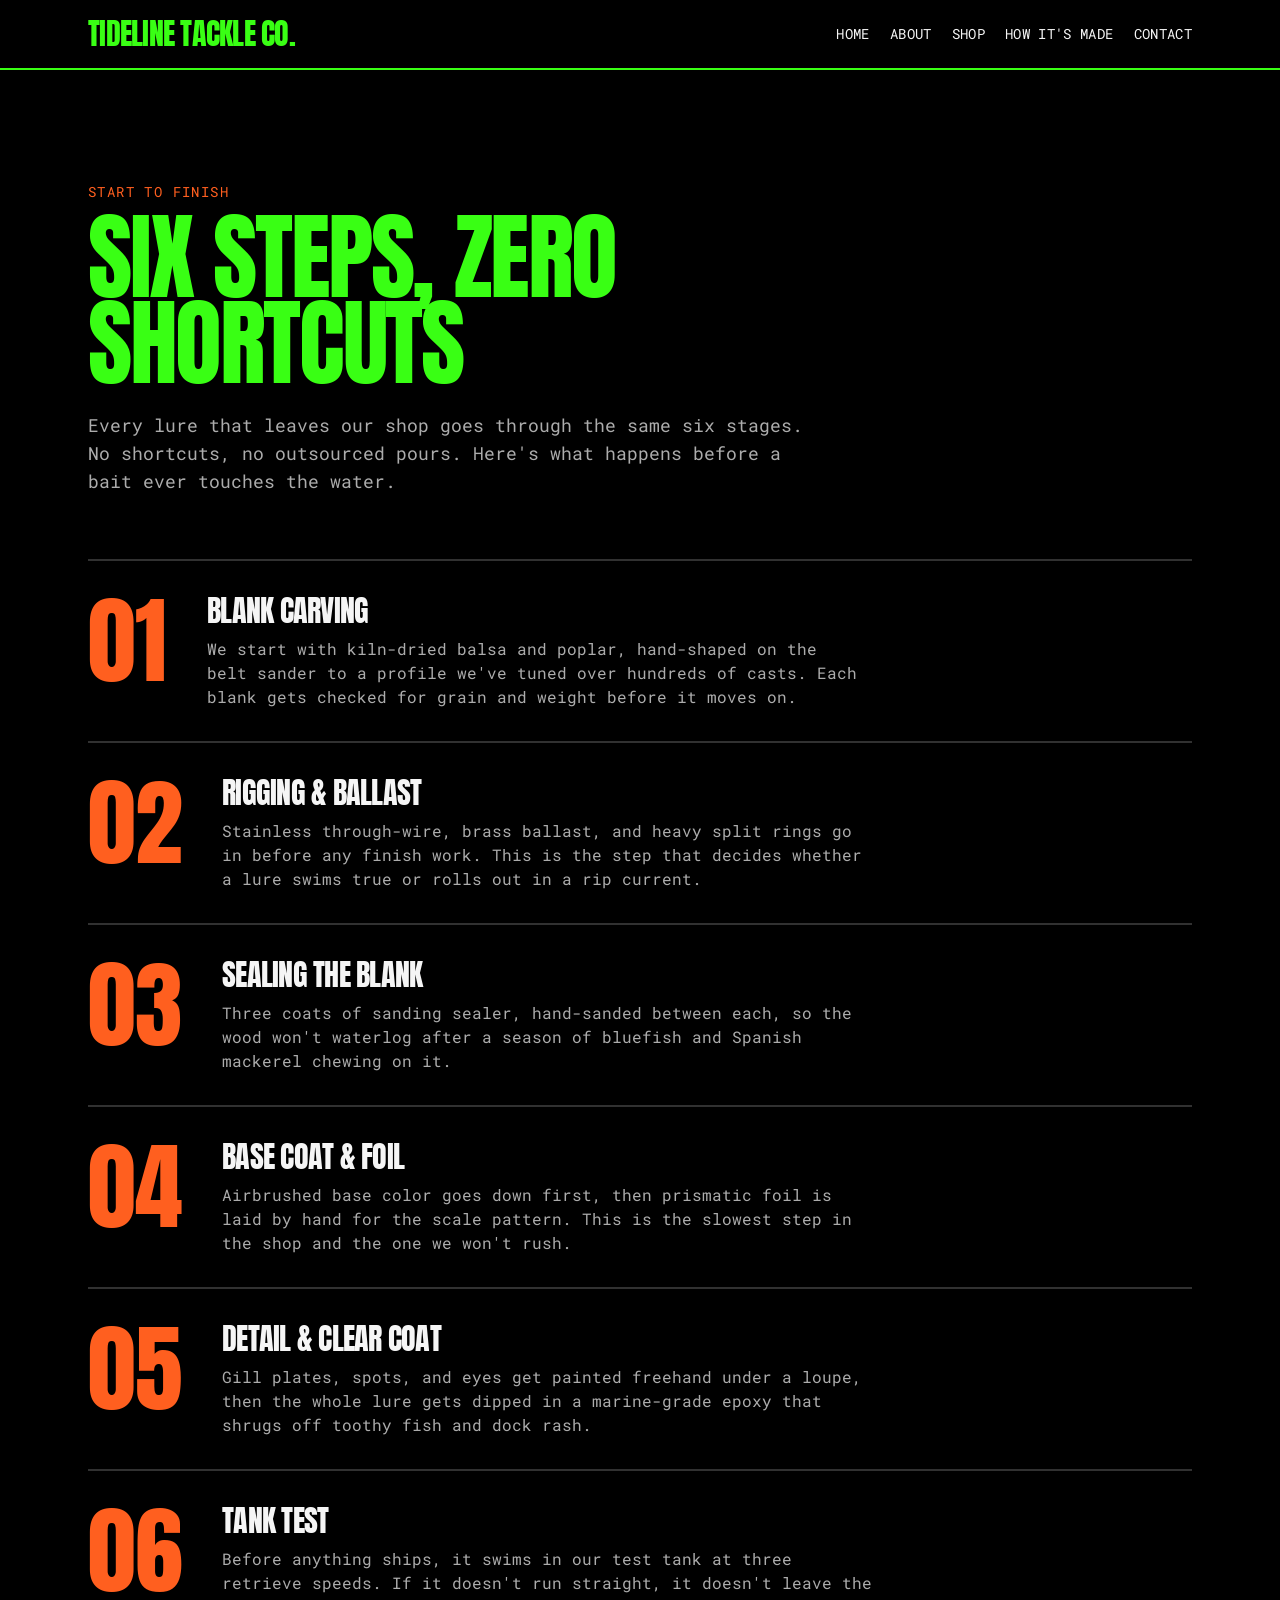
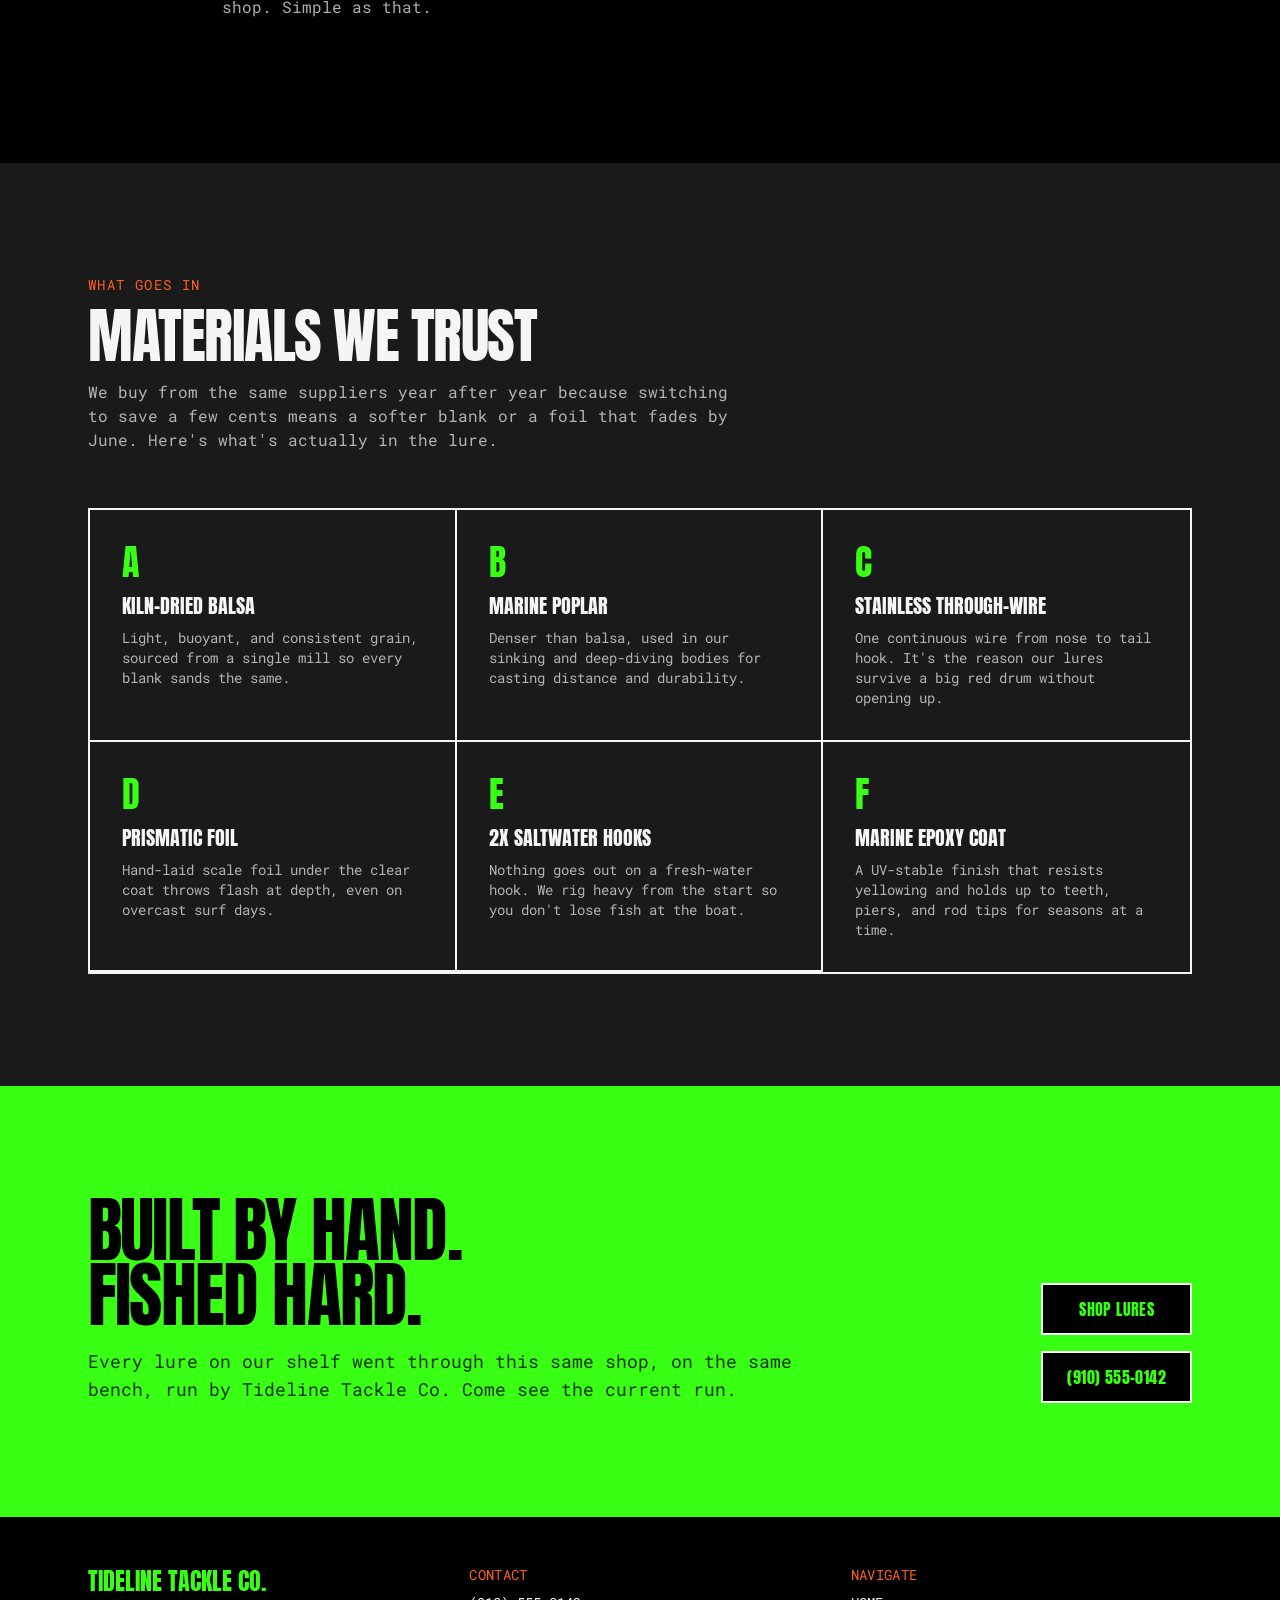
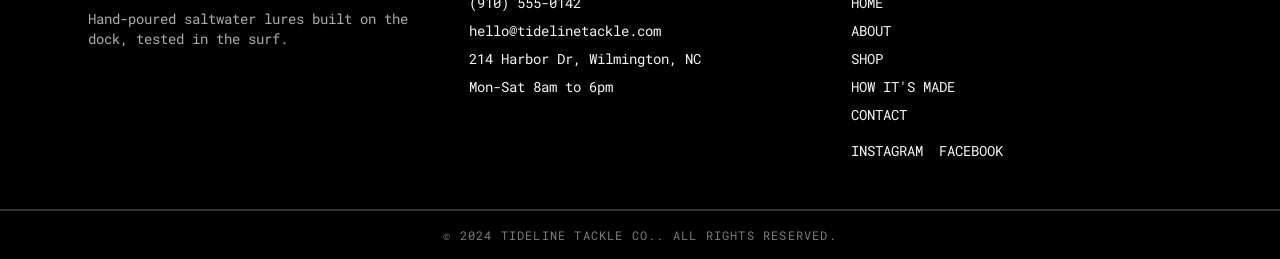
<file: process.html>
<!DOCTYPE html>
<html lang="en">
<head>
<meta charset="utf-8">
<meta name="viewport" content="width=device-width, initial-scale=1">
<title>How It's Made | Tideline Tackle Co. Custom Saltwater Lures</title>
<meta name="description" content="A look inside the shop: the balsa, resin, hardware, and hand-finishing that go into every Tideline Tackle Co. lure before it hits saltwater.">
<link rel="canonical" href="https://tideline-tackle-293c.sites.tibly.ai/process">
<meta property="og:type" content="website">
<meta property="og:url" content="https://tideline-tackle-293c.sites.tibly.ai/process">
<meta property="og:site_name" content="Tideline Tackle Co.">
<meta property="og:title" content="How It's Made | Tideline Tackle Co. Custom Saltwater Lures">
<meta property="og:description" content="A look inside the shop: the balsa, resin, hardware, and hand-finishing that go into every Tideline Tackle Co. lure before it hits saltwater.">
<meta name="twitter:card" content="summary_large_image">
<link rel="icon" href="/favicon.svg" type="image/svg+xml">
<link rel="preconnect" href="https://fonts.googleapis.com">
<link rel="preconnect" href="https://fonts.gstatic.com" crossorigin>
<link href="https://fonts.googleapis.com/css2?family=Anton&family=Roboto+Mono:wght@400;500;700&display=swap" rel="stylesheet">
<link rel="stylesheet" href="/styles.css?v=975f7322">
</head>
<body>
<!-- block:header -->
<header class="bg-black text-ink border-b-2 border-brand-500">
  <div class="mx-auto max-w-6xl px-4 sm:px-6 py-4 flex flex-col sm:flex-row sm:items-center sm:justify-between gap-4">
    <a href="/" class="font-display text-2xl sm:text-3xl uppercase tracking-tight text-brand-500 hover:text-accent-500 transition-colors duration-150">
      <span data-tibly-field="business-name">Tideline Tackle Co.</span>
    </a>
    <nav class="flex flex-wrap gap-x-5 gap-y-2 font-body text-sm uppercase tracking-wide">
      <a href="/" class="hover:text-brand-500 transition-colors duration-150">Home</a>
      <a href="/about" class="hover:text-brand-500 transition-colors duration-150">About</a>
      <a href="/shop" class="hover:text-brand-500 transition-colors duration-150">Shop</a>
      <a href="/process" class="hover:text-brand-500 transition-colors duration-150">How It's Made</a>
      <a href="/contact" class="hover:text-brand-500 transition-colors duration-150">Contact</a>
    </nav>
  </div>
</header>
<!-- /block:header -->
<!-- block:big-list -->
<section class="bg-black text-ink py-20 sm:py-28" data-block="big-list">
  <div class="mx-auto max-w-6xl px-4 sm:px-6">
    <p class="font-body text-sm uppercase tracking-widest text-accent-500 mb-3">Start to Finish</p>
    <h1 class="font-display uppercase leading-[0.9] tracking-tight text-5xl sm:text-6xl md:text-8xl text-brand-500 max-w-4xl">
      Six Steps, Zero Shortcuts
    </h1>
    <p class="font-body text-ink/70 max-w-prose mt-6 text-base sm:text-lg">
      Every lure that leaves our shop goes through the same six stages. No shortcuts, no outsourced pours. Here's what happens before a bait ever touches the water.
    </p>

    <ol class="mt-16 border-t-2 border-ink/20">
      <li class="grid grid-cols-1 md:grid-cols-[auto_1fr] gap-2 md:gap-10 py-8 border-b-2 border-ink/20 items-start">
        <span class="font-display text-6xl sm:text-7xl md:text-8xl text-accent-500 leading-none">01</span>
        <div>
          <h2 class="font-display uppercase text-2xl sm:text-3xl tracking-tight">Blank Carving</h2>
          <p class="font-body text-ink/70 max-w-prose mt-2 text-sm sm:text-base">
            We start with kiln-dried balsa and poplar, hand-shaped on the belt sander to a profile we've tuned over hundreds of casts. Each blank gets checked for grain and weight before it moves on.
          </p>
        </div>
      </li>
      <li class="grid grid-cols-1 md:grid-cols-[auto_1fr] gap-2 md:gap-10 py-8 border-b-2 border-ink/20 items-start">
        <span class="font-display text-6xl sm:text-7xl md:text-8xl text-accent-500 leading-none">02</span>
        <div>
          <h2 class="font-display uppercase text-2xl sm:text-3xl tracking-tight">Rigging &amp; Ballast</h2>
          <p class="font-body text-ink/70 max-w-prose mt-2 text-sm sm:text-base">
            Stainless through-wire, brass ballast, and heavy split rings go in before any finish work. This is the step that decides whether a lure swims true or rolls out in a rip current.
          </p>
        </div>
      </li>
      <li class="grid grid-cols-1 md:grid-cols-[auto_1fr] gap-2 md:gap-10 py-8 border-b-2 border-ink/20 items-start">
        <span class="font-display text-6xl sm:text-7xl md:text-8xl text-accent-500 leading-none">03</span>
        <div>
          <h2 class="font-display uppercase text-2xl sm:text-3xl tracking-tight">Sealing the Blank</h2>
          <p class="font-body text-ink/70 max-w-prose mt-2 text-sm sm:text-base">
            Three coats of sanding sealer, hand-sanded between each, so the wood won't waterlog after a season of bluefish and Spanish mackerel chewing on it.
          </p>
        </div>
      </li>
      <li class="grid grid-cols-1 md:grid-cols-[auto_1fr] gap-2 md:gap-10 py-8 border-b-2 border-ink/20 items-start">
        <span class="font-display text-6xl sm:text-7xl md:text-8xl text-accent-500 leading-none">04</span>
        <div>
          <h2 class="font-display uppercase text-2xl sm:text-3xl tracking-tight">Base Coat &amp; Foil</h2>
          <p class="font-body text-ink/70 max-w-prose mt-2 text-sm sm:text-base">
            Airbrushed base color goes down first, then prismatic foil is laid by hand for the scale pattern. This is the slowest step in the shop and the one we won't rush.
          </p>
        </div>
      </li>
      <li class="grid grid-cols-1 md:grid-cols-[auto_1fr] gap-2 md:gap-10 py-8 border-b-2 border-ink/20 items-start">
        <span class="font-display text-6xl sm:text-7xl md:text-8xl text-accent-500 leading-none">05</span>
        <div>
          <h2 class="font-display uppercase text-2xl sm:text-3xl tracking-tight">Detail &amp; Clear Coat</h2>
          <p class="font-body text-ink/70 max-w-prose mt-2 text-sm sm:text-base">
            Gill plates, spots, and eyes get painted freehand under a loupe, then the whole lure gets dipped in a marine-grade epoxy that shrugs off toothy fish and dock rash.
          </p>
        </div>
      </li>
      <li class="grid grid-cols-1 md:grid-cols-[auto_1fr] gap-2 md:gap-10 py-8 items-start">
        <span class="font-display text-6xl sm:text-7xl md:text-8xl text-accent-500 leading-none">06</span>
        <div>
          <h2 class="font-display uppercase text-2xl sm:text-3xl tracking-tight">Tank Test</h2>
          <p class="font-body text-ink/70 max-w-prose mt-2 text-sm sm:text-base">
            Before anything ships, it swims in our test tank at three retrieve speeds. If it doesn't run straight, it doesn't leave the shop. Simple as that.
          </p>
        </div>
      </li>
    </ol>
  </div>
</section>
<!-- /block:big-list -->
<!-- block:bordered-grid -->
<section class="bg-surface text-ink py-20 sm:py-28" data-block="bordered-grid">
  <div class="mx-auto max-w-6xl px-4 sm:px-6">
    <p class="font-body text-sm uppercase tracking-widest text-accent-500 mb-3">What Goes In</p>
    <h2 class="font-display uppercase leading-[0.95] tracking-tight text-4xl sm:text-5xl md:text-6xl text-ink">
      Materials We Trust
    </h2>
    <p class="font-body text-ink/70 max-w-prose mt-4 text-base">
      We buy from the same suppliers year after year because switching to save a few cents means a softer blank or a foil that fades by June. Here's what's actually in the lure.
    </p>

    <div class="mt-14 grid grid-cols-1 sm:grid-cols-2 lg:grid-cols-3 border-2 border-ink">
      <div class="border-b-2 border-ink sm:border-r-2 lg:border-r-2 p-6 sm:p-8">
        <span class="font-display text-4xl text-brand-500">A</span>
        <h3 class="font-display uppercase text-xl mt-2">Kiln-Dried Balsa</h3>
        <p class="font-body text-ink/70 text-sm mt-2">Light, buoyant, and consistent grain, sourced from a single mill so every blank sands the same.</p>
      </div>
      <div class="border-b-2 border-ink lg:border-r-2 p-6 sm:p-8">
        <span class="font-display text-4xl text-brand-500">B</span>
        <h3 class="font-display uppercase text-xl mt-2">Marine Poplar</h3>
        <p class="font-body text-ink/70 text-sm mt-2">Denser than balsa, used in our sinking and deep-diving bodies for casting distance and durability.</p>
      </div>
      <div class="border-b-2 border-ink sm:border-r-2 lg:border-r-0 p-6 sm:p-8">
        <span class="font-display text-4xl text-brand-500">C</span>
        <h3 class="font-display uppercase text-xl mt-2">Stainless Through-Wire</h3>
        <p class="font-body text-ink/70 text-sm mt-2">One continuous wire from nose to tail hook. It's the reason our lures survive a big red drum without opening up.</p>
      </div>
      <div class="border-b-2 border-ink sm:border-r-2 lg:border-r-2 p-6 sm:p-8">
        <span class="font-display text-4xl text-brand-500">D</span>
        <h3 class="font-display uppercase text-xl mt-2">Prismatic Foil</h3>
        <p class="font-body text-ink/70 text-sm mt-2">Hand-laid scale foil under the clear coat throws flash at depth, even on overcast surf days.</p>
      </div>
      <div class="border-b-2 border-ink lg:border-r-2 p-6 sm:p-8">
        <span class="font-display text-4xl text-brand-500">E</span>
        <h3 class="font-display uppercase text-xl mt-2">2X Saltwater Hooks</h3>
        <p class="font-body text-ink/70 text-sm mt-2">Nothing goes out on a fresh-water hook. We rig heavy from the start so you don't lose fish at the boat.</p>
      </div>
      <div class="p-6 sm:p-8 sm:border-b-2 lg:border-b-0 border-ink">
        <span class="font-display text-4xl text-brand-500">F</span>
        <h3 class="font-display uppercase text-xl mt-2">Marine Epoxy Coat</h3>
        <p class="font-body text-ink/70 text-sm mt-2">A UV-stable finish that resists yellowing and holds up to teeth, piers, and rod tips for seasons at a time.</p>
      </div>
    </div>
  </div>
</section>
<!-- /block:bordered-grid -->
<!-- block:blunt-cta -->
<section class="bg-brand-500 text-black py-20 sm:py-28" data-block="blunt-cta">
  <div class="mx-auto max-w-6xl px-4 sm:px-6 flex flex-col md:flex-row md:items-end md:justify-between gap-10">
    <div>
      <h2 class="font-display uppercase leading-[0.9] tracking-tight text-5xl sm:text-6xl md:text-7xl">
        Built by Hand.<br class="hidden sm:block">Fished Hard.
      </h2>
      <p class="font-body text-black/80 max-w-prose mt-5 text-base sm:text-lg">
        Every lure on our shelf went through this same shop, on the same bench, run by <span data-tibly-field="business-name">Tideline Tackle Co.</span> Come see the current run.
      </p>
    </div>
    <div class="flex flex-col sm:flex-row md:flex-col gap-4 shrink-0">
      <a href="/shop" class="btn-secondary bg-black text-brand-500 hover:bg-ink hover:text-black text-center">Shop Lures</a>
      <a href="tel:9105550142" data-tibly-field="phone" class="btn-secondary bg-black text-brand-500 hover:bg-ink hover:text-black text-center">(910) 555-0142</a>
    </div>
  </div>
</section>
<!-- /block:blunt-cta -->
<!-- block:footer -->
<footer class="bg-black text-ink border-t-2 border-brand-500">
  <div class="mx-auto max-w-6xl px-4 sm:px-6 py-12 grid grid-cols-1 md:grid-cols-3 gap-10">
    <div>
      <p class="font-display text-2xl uppercase text-brand-500"><span data-tibly-field="business-name">Tideline Tackle Co.</span></p>
      <p class="mt-3 font-body text-sm text-ink/70 max-w-xs">Hand-poured saltwater lures built on the dock, tested in the surf.</p>
    </div>
    <div class="font-body text-sm space-y-2">
      <p class="uppercase tracking-wide text-accent-500 mb-2">Contact</p>
      <p><a href="tel:9105550142" data-tibly-field="phone" class="hover:text-brand-500 transition-colors duration-150">(910) 555-0142</a></p>
      <p><a href="mailto:hello@tidelinetackle.com" data-tibly-field="email" class="hover:text-brand-500 transition-colors duration-150">hello@tidelinetackle.com</a></p>
      <p><span data-tibly-field="address">214 Harbor Dr, Wilmington, NC</span></p>
      <p><span data-tibly-field="hours">Mon-Sat 8am to 6pm</span></p>
    </div>
    <div>
      <p class="uppercase tracking-wide text-accent-500 mb-2 font-body text-sm">Navigate</p>
      <nav class="flex flex-col gap-2 font-body text-sm uppercase">
        <a href="/" class="hover:text-brand-500 transition-colors duration-150 w-fit">Home</a>
        <a href="/about" class="hover:text-brand-500 transition-colors duration-150 w-fit">About</a>
        <a href="/shop" class="hover:text-brand-500 transition-colors duration-150 w-fit">Shop</a>
        <a href="/process" class="hover:text-brand-500 transition-colors duration-150 w-fit">How It's Made</a>
        <a href="/contact" class="hover:text-brand-500 transition-colors duration-150 w-fit">Contact</a>
      </nav>
      <div data-tibly-field="links" class="flex flex-wrap gap-4 mt-4 font-body text-sm uppercase">
        <a href="https://instagram.com" class="hover:text-brand-500 transition-colors duration-150">Instagram</a>
        <a href="https://facebook.com" class="hover:text-brand-500 transition-colors duration-150">Facebook</a>
      </div>
    </div>
  </div>
  <div class="border-t-2 border-ink/20 py-4 text-center font-body text-xs uppercase tracking-widest text-ink/50">
    &copy; 2024 <span data-tibly-field="business-name">Tideline Tackle Co.</span>. All rights reserved.
  </div>
</footer>
<!-- /block:footer -->
  <script async src="https://api.tibly.ai/widget/v1.js"></script>
</body>
</html>
</file>
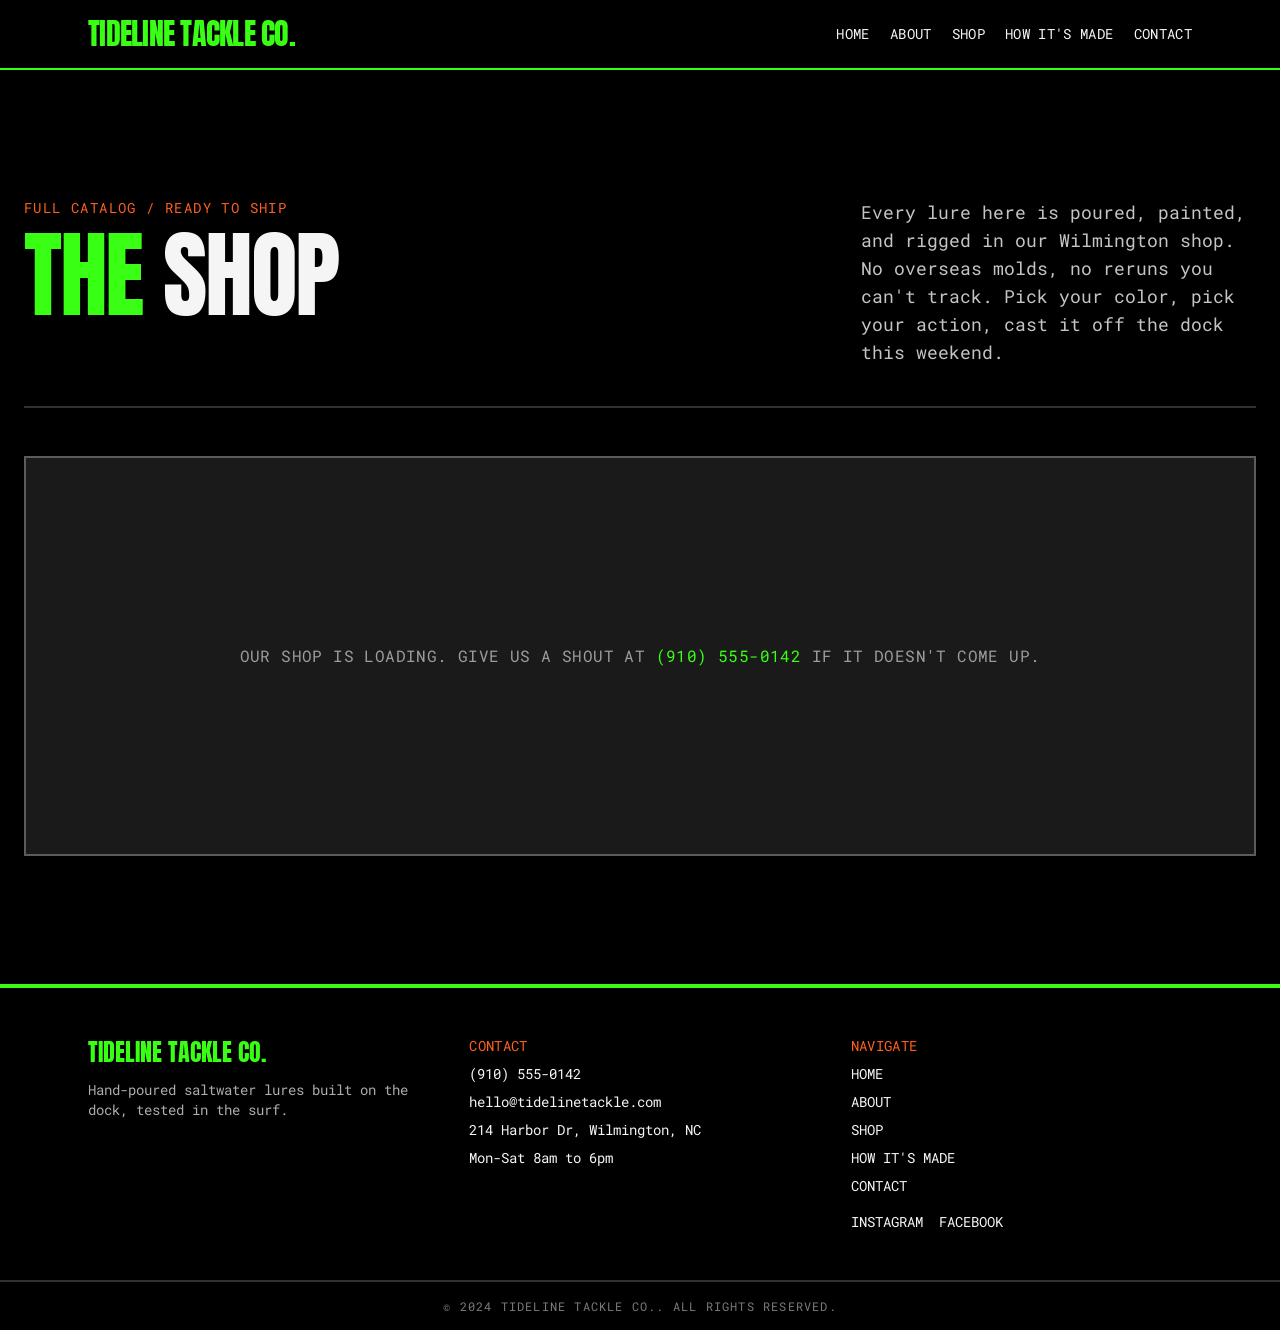
<file: shop.html>
<!DOCTYPE html>
<html lang="en">
<head>
<meta charset="utf-8">
<meta name="viewport" content="width=device-width, initial-scale=1">
<title>Shop Custom Saltwater Lures | Tideline Tackle Co.</title>
<meta name="description" content="Browse hand-poured saltwater lures and tackle from Tideline Tackle Co., ready to ship straight to your boat or surf bag.">
<link rel="canonical" href="https://tideline-tackle-293c.sites.tibly.ai/shop">
<meta property="og:type" content="website">
<meta property="og:url" content="https://tideline-tackle-293c.sites.tibly.ai/shop">
<meta property="og:site_name" content="Tideline Tackle Co.">
<meta property="og:title" content="Shop Custom Saltwater Lures | Tideline Tackle Co.">
<meta property="og:description" content="Browse hand-poured saltwater lures and tackle from Tideline Tackle Co., ready to ship straight to your boat or surf bag.">
<meta name="twitter:card" content="summary_large_image">
<link rel="icon" href="/favicon.svg" type="image/svg+xml">
<link rel="preconnect" href="https://fonts.googleapis.com">
<link rel="preconnect" href="https://fonts.gstatic.com" crossorigin>
<link href="https://fonts.googleapis.com/css2?family=Anton&family=Roboto+Mono:wght@400;500;700&display=swap" rel="stylesheet">
<link rel="stylesheet" href="/styles.css?v=975f7322">
</head>
<body>
<!-- block:header -->
<header class="bg-black text-ink border-b-2 border-brand-500">
  <div class="mx-auto max-w-6xl px-4 sm:px-6 py-4 flex flex-col sm:flex-row sm:items-center sm:justify-between gap-4">
    <a href="/" class="font-display text-2xl sm:text-3xl uppercase tracking-tight text-brand-500 hover:text-accent-500 transition-colors duration-150">
      <span data-tibly-field="business-name">Tideline Tackle Co.</span>
    </a>
    <nav class="flex flex-wrap gap-x-5 gap-y-2 font-body text-sm uppercase tracking-wide">
      <a href="/" class="hover:text-brand-500 transition-colors duration-150">Home</a>
      <a href="/about" class="hover:text-brand-500 transition-colors duration-150">About</a>
      <a href="/shop" class="hover:text-brand-500 transition-colors duration-150">Shop</a>
      <a href="/process" class="hover:text-brand-500 transition-colors duration-150">How It's Made</a>
      <a href="/contact" class="hover:text-brand-500 transition-colors duration-150">Contact</a>
    </nav>
  </div>
</header>
<!-- /block:header -->
<!-- block:shop -->
<section class="bg-black text-ink py-16 sm:py-24 md:py-32 border-b-2 border-brand-500" data-block="shop">
  <div class="mx-auto max-w-7xl px-4 sm:px-6">
    <div class="grid grid-cols-1 md:grid-cols-12 md:gap-6 border-b-2 border-ink/20 pb-10 mb-12">
      <div class="md:col-span-8">
        <p class="font-body text-xs sm:text-sm uppercase tracking-widest text-accent-500 mb-4">Full Catalog / Ready To Ship</p>
        <h1 class="font-display uppercase leading-[0.85] tracking-tight text-5xl sm:text-6xl md:text-8xl">
          <span class="text-brand-500">The</span> Shop
        </h1>
      </div>
      <div class="md:col-span-4 flex items-end mt-6 md:mt-0">
        <p class="font-body text-base sm:text-lg text-ink/80 max-w-prose">
          Every lure here is poured, painted, and rigged in our Wilmington shop. No overseas molds, no reruns you can't track. Pick your color, pick your action, cast it off the dock this weekend.
        </p>
      </div>
    </div>

    <div class="w-full">
      <div data-tibly-store class="min-h-[400px] flex items-center justify-center border-2 border-ink/30 bg-surface">
        <p class="font-body text-sm sm:text-base text-ink/60 uppercase tracking-wide px-6 text-center">
          Our shop is loading. Give us a shout at <a href="tel:9105550142" data-tibly-field="phone" class="text-brand-500 hover:text-accent-500 transition-colors duration-150">(910) 555-0142</a> if it doesn't come up.
        </p>
      </div>
    </div>
  </div>
</section>
<!-- /block:shop -->
<!-- block:footer -->
<footer class="bg-black text-ink border-t-2 border-brand-500">
  <div class="mx-auto max-w-6xl px-4 sm:px-6 py-12 grid grid-cols-1 md:grid-cols-3 gap-10">
    <div>
      <p class="font-display text-2xl uppercase text-brand-500"><span data-tibly-field="business-name">Tideline Tackle Co.</span></p>
      <p class="mt-3 font-body text-sm text-ink/70 max-w-xs">Hand-poured saltwater lures built on the dock, tested in the surf.</p>
    </div>
    <div class="font-body text-sm space-y-2">
      <p class="uppercase tracking-wide text-accent-500 mb-2">Contact</p>
      <p><a href="tel:9105550142" data-tibly-field="phone" class="hover:text-brand-500 transition-colors duration-150">(910) 555-0142</a></p>
      <p><a href="mailto:hello@tidelinetackle.com" data-tibly-field="email" class="hover:text-brand-500 transition-colors duration-150">hello@tidelinetackle.com</a></p>
      <p><span data-tibly-field="address">214 Harbor Dr, Wilmington, NC</span></p>
      <p><span data-tibly-field="hours">Mon-Sat 8am to 6pm</span></p>
    </div>
    <div>
      <p class="uppercase tracking-wide text-accent-500 mb-2 font-body text-sm">Navigate</p>
      <nav class="flex flex-col gap-2 font-body text-sm uppercase">
        <a href="/" class="hover:text-brand-500 transition-colors duration-150 w-fit">Home</a>
        <a href="/about" class="hover:text-brand-500 transition-colors duration-150 w-fit">About</a>
        <a href="/shop" class="hover:text-brand-500 transition-colors duration-150 w-fit">Shop</a>
        <a href="/process" class="hover:text-brand-500 transition-colors duration-150 w-fit">How It's Made</a>
        <a href="/contact" class="hover:text-brand-500 transition-colors duration-150 w-fit">Contact</a>
      </nav>
      <div data-tibly-field="links" class="flex flex-wrap gap-4 mt-4 font-body text-sm uppercase">
        <a href="https://instagram.com" class="hover:text-brand-500 transition-colors duration-150">Instagram</a>
        <a href="https://facebook.com" class="hover:text-brand-500 transition-colors duration-150">Facebook</a>
      </div>
    </div>
  </div>
  <div class="border-t-2 border-ink/20 py-4 text-center font-body text-xs uppercase tracking-widest text-ink/50">
    &copy; 2024 <span data-tibly-field="business-name">Tideline Tackle Co.</span>. All rights reserved.
  </div>
</footer>
<!-- /block:footer -->
  <script async src="https://api.tibly.ai/widget/v1.js"></script>
</body>
</html>
</file>
<file: styles.css>
/*! tailwindcss v4.3.2 | MIT License | https://tailwindcss.com */
@layer properties{@supports (((-webkit-hyphens:none)) and (not (margin-trim:inline))) or ((-moz-orient:inline) and (not (color:rgb(from red r g b)))){*,:before,:after,::backdrop{--tw-space-y-reverse:0;--tw-divide-y-reverse:0;--tw-border-style:solid;--tw-leading:initial;--tw-tracking:initial;--tw-duration:initial}}}@layer theme{:root,:host{--font-sans:ui-sans-serif, system-ui, sans-serif, "Apple Color Emoji", "Segoe UI Emoji", "Segoe UI Symbol", "Noto Color Emoji";--font-mono:ui-monospace, SFMono-Regular, Menlo, Monaco, Consolas, "Liberation Mono", "Courier New", monospace;--color-black:#000;--spacing:.25rem;--container-xs:20rem;--container-2xl:42rem;--container-3xl:48rem;--container-4xl:56rem;--container-6xl:72rem;--container-7xl:80rem;--text-xs:.75rem;--text-xs--line-height:calc(1 / .75);--text-sm:.875rem;--text-sm--line-height:calc(1.25 / .875);--text-base:1rem;--text-base--line-height:calc(1.5 / 1);--text-lg:1.125rem;--text-lg--line-height:calc(1.75 / 1.125);--text-xl:1.25rem;--text-xl--line-height:calc(1.75 / 1.25);--text-2xl:1.5rem;--text-2xl--line-height:calc(2 / 1.5);--text-3xl:1.875rem;--text-3xl--line-height:calc(2.25 / 1.875);--text-4xl:2.25rem;--text-4xl--line-height:calc(2.5 / 2.25);--text-5xl:3rem;--text-5xl--line-height:1;--text-6xl:3.75rem;--text-6xl--line-height:1;--text-7xl:4.5rem;--text-7xl--line-height:1;--text-8xl:6rem;--text-8xl--line-height:1;--tracking-tight:-.025em;--tracking-wide:.025em;--tracking-widest:.1em;--leading-tight:1.25;--leading-relaxed:1.625;--default-transition-duration:.15s;--default-transition-timing-function:cubic-bezier(.4, 0, .2, 1);--default-font-family:var(--font-sans);--default-mono-font-family:var(--font-mono);--color-brand-50:#eafce4;--color-brand-100:#d1f9c0;--color-brand-200:#a8f48a;--color-brand-300:#7ef054;--color-brand-400:#55ec2c;--color-brand-500:#39ff14;--color-brand-600:#2ecc10;--color-brand-700:#23990c;--color-brand-800:#186608;--color-brand-900:#0c3304;--color-accent-50:#fff1e8;--color-accent-100:#ffdcc4;--color-accent-200:#ffb98a;--color-accent-300:#ff9657;--color-accent-400:#ff7a3d;--color-accent-500:#ff5f1f;--color-accent-600:#cc4c19;--color-accent-700:#993913;--color-accent-800:#66260d;--color-accent-900:#331306;--color-surface:#1a1a1a;--color-ink:#f5f5f5;--font-display:"Anton", sans-serif;--font-body:"Roboto Mono", monospace;--radius-none:0px}}@layer base{*,:after,:before,::backdrop{box-sizing:border-box;border:0 solid;margin:0;padding:0}::file-selector-button{box-sizing:border-box;border:0 solid;margin:0;padding:0}html,:host{-webkit-text-size-adjust:100%;tab-size:4;line-height:1.5;font-family:var(--default-font-family,ui-sans-serif, system-ui, sans-serif, "Apple Color Emoji", "Segoe UI Emoji", "Segoe UI Symbol", "Noto Color Emoji");font-feature-settings:var(--default-font-feature-settings,normal);font-variation-settings:var(--default-font-variation-settings,normal);-webkit-tap-highlight-color:transparent}hr{height:0;color:inherit;border-top-width:1px}abbr:where([title]){-webkit-text-decoration:underline dotted;text-decoration:underline dotted}h1,h2,h3,h4,h5,h6{font-size:inherit;font-weight:inherit}a{color:inherit;-webkit-text-decoration:inherit;-webkit-text-decoration:inherit;-webkit-text-decoration:inherit;text-decoration:inherit}b,strong{font-weight:bolder}code,kbd,samp,pre{font-family:var(--default-mono-font-family,ui-monospace, SFMono-Regular, Menlo, Monaco, Consolas, "Liberation Mono", "Courier New", monospace);font-feature-settings:var(--default-mono-font-feature-settings,normal);font-variation-settings:var(--default-mono-font-variation-settings,normal);font-size:1em}small{font-size:80%}sub,sup{vertical-align:baseline;font-size:75%;line-height:0;position:relative}sub{bottom:-.25em}sup{top:-.5em}table{text-indent:0;border-color:inherit;border-collapse:collapse}:-moz-focusring{outline:auto}progress{vertical-align:baseline}summary{display:list-item}ol,ul,menu{list-style:none}img,svg,video,canvas,audio,iframe,embed,object{vertical-align:middle;display:block}img,video{max-width:100%;height:auto}button,input,select,optgroup,textarea{font:inherit;font-feature-settings:inherit;font-variation-settings:inherit;letter-spacing:inherit;color:inherit;opacity:1;background-color:#0000;border-radius:0}::file-selector-button{font:inherit;font-feature-settings:inherit;font-variation-settings:inherit;letter-spacing:inherit;color:inherit;opacity:1;background-color:#0000;border-radius:0}:where(select:is([multiple],[size])) optgroup{font-weight:bolder}:where(select:is([multiple],[size])) optgroup option{padding-inline-start:20px}::file-selector-button{margin-inline-end:4px}::placeholder{opacity:1}@supports (not ((-webkit-appearance:-apple-pay-button))) or (contain-intrinsic-size:1px){::placeholder{color:currentColor}@supports (color:color-mix(in lab, red, red)){::placeholder{color:color-mix(in oklab, currentcolor 50%, transparent)}}}textarea{resize:vertical}::-webkit-search-decoration{-webkit-appearance:none}::-webkit-date-and-time-value{min-height:1lh;text-align:inherit}::-webkit-datetime-edit{display:inline-flex}::-webkit-datetime-edit-fields-wrapper{padding:0}::-webkit-datetime-edit{padding-block:0}::-webkit-datetime-edit-year-field{padding-block:0}::-webkit-datetime-edit-month-field{padding-block:0}::-webkit-datetime-edit-day-field{padding-block:0}::-webkit-datetime-edit-hour-field{padding-block:0}::-webkit-datetime-edit-minute-field{padding-block:0}::-webkit-datetime-edit-second-field{padding-block:0}::-webkit-datetime-edit-millisecond-field{padding-block:0}::-webkit-datetime-edit-meridiem-field{padding-block:0}::-webkit-calendar-picker-indicator{line-height:1}:-moz-ui-invalid{box-shadow:none}button,input:where([type=button],[type=reset],[type=submit]){appearance:button}::file-selector-button{appearance:button}::-webkit-inner-spin-button{height:auto}::-webkit-outer-spin-button{height:auto}[hidden]:where(:not([hidden=until-found])){display:none!important}}@layer components{.btn{border-style:var(--tw-border-style);border-width:2px;border-color:var(--color-ink);background-color:var(--color-brand-500);padding-inline:calc(var(--spacing) * 6);padding-block:calc(var(--spacing) * 3);font-family:var(--font-display);--tw-tracking:var(--tracking-wide);letter-spacing:var(--tracking-wide);color:var(--color-black);text-transform:uppercase;transition-property:color,background-color,border-color,outline-color,text-decoration-color,fill,stroke,--tw-gradient-from,--tw-gradient-via,--tw-gradient-to;transition-timing-function:var(--tw-ease,var(--default-transition-timing-function));transition-duration:var(--tw-duration,var(--default-transition-duration));--tw-duration:.15s;transition-duration:.15s;display:inline-block}@media (hover:hover){.btn:hover{background-color:var(--color-black);color:var(--color-brand-500)}}.btn-secondary{border-style:var(--tw-border-style);border-width:2px;border-color:var(--color-ink);padding-inline:calc(var(--spacing) * 6);padding-block:calc(var(--spacing) * 3);font-family:var(--font-display);--tw-tracking:var(--tracking-wide);letter-spacing:var(--tracking-wide);color:var(--color-ink);text-transform:uppercase;transition-property:color,background-color,border-color,outline-color,text-decoration-color,fill,stroke,--tw-gradient-from,--tw-gradient-via,--tw-gradient-to;transition-timing-function:var(--tw-ease,var(--default-transition-timing-function));transition-duration:var(--tw-duration,var(--default-transition-duration));--tw-duration:.15s;background-color:#0000;transition-duration:.15s;display:inline-block}@media (hover:hover){.btn-secondary:hover{background-color:var(--color-ink);color:var(--color-black)}}.card{border-style:var(--tw-border-style);border-width:2px;border-color:var(--color-ink);background-color:var(--color-surface);padding:calc(var(--spacing) * 6)}}@layer utilities{.relative{position:relative}.order-1{order:1}.order-2{order:2}.mx-auto{margin-inline:auto}.mt-2{margin-top:calc(var(--spacing) * 2)}.mt-3{margin-top:calc(var(--spacing) * 3)}.mt-4{margin-top:calc(var(--spacing) * 4)}.mt-5{margin-top:calc(var(--spacing) * 5)}.mt-6{margin-top:calc(var(--spacing) * 6)}.mt-8{margin-top:calc(var(--spacing) * 8)}.mt-10{margin-top:calc(var(--spacing) * 10)}.mt-12{margin-top:calc(var(--spacing) * 12)}.mt-14{margin-top:calc(var(--spacing) * 14)}.mt-16{margin-top:calc(var(--spacing) * 16)}.mb-2{margin-bottom:calc(var(--spacing) * 2)}.mb-3{margin-bottom:calc(var(--spacing) * 3)}.mb-4{margin-bottom:calc(var(--spacing) * 4)}.mb-6{margin-bottom:calc(var(--spacing) * 6)}.mb-10{margin-bottom:calc(var(--spacing) * 10)}.mb-12{margin-bottom:calc(var(--spacing) * 12)}.block{display:block}.flex{display:flex}.grid{display:grid}.hidden{display:none}.inline-block{display:inline-block}.table{display:table}.aspect-3\/4{aspect-ratio:3/4}.aspect-\[4\/3\]{aspect-ratio:4/3}.aspect-\[4\/5\]{aspect-ratio:4/5}.aspect-square{aspect-ratio:1}.h-auto{height:auto}.h-full{height:100%}.min-h-\[400px\]{min-height:400px}.w-fit{width:fit-content}.w-full{width:100%}.max-w-2xl{max-width:var(--container-2xl)}.max-w-3xl{max-width:var(--container-3xl)}.max-w-4xl{max-width:var(--container-4xl)}.max-w-6xl{max-width:var(--container-6xl)}.max-w-7xl{max-width:var(--container-7xl)}.max-w-prose{max-width:65ch}.max-w-xs{max-width:var(--container-xs)}.shrink-0{flex-shrink:0}.grid-cols-1{grid-template-columns:repeat(1,minmax(0,1fr))}.flex-col{flex-direction:column}.flex-wrap{flex-wrap:wrap}.items-center{align-items:center}.items-end{align-items:flex-end}.items-start{align-items:flex-start}.justify-center{justify-content:center}.gap-0{gap:0}.gap-2{gap:calc(var(--spacing) * 2)}.gap-3{gap:calc(var(--spacing) * 3)}.gap-4{gap:calc(var(--spacing) * 4)}.gap-6{gap:calc(var(--spacing) * 6)}.gap-8{gap:calc(var(--spacing) * 8)}.gap-10{gap:calc(var(--spacing) * 10)}:where(.space-y-2>:not(:last-child)){--tw-space-y-reverse:0;margin-block-start:calc(calc(var(--spacing) * 2) * var(--tw-space-y-reverse));margin-block-end:calc(calc(var(--spacing) * 2) * calc(1 - var(--tw-space-y-reverse)))}:where(.space-y-6>:not(:last-child)){--tw-space-y-reverse:0;margin-block-start:calc(calc(var(--spacing) * 6) * var(--tw-space-y-reverse));margin-block-end:calc(calc(var(--spacing) * 6) * calc(1 - var(--tw-space-y-reverse)))}.gap-x-5{column-gap:calc(var(--spacing) * 5)}.gap-x-6{column-gap:calc(var(--spacing) * 6)}.gap-y-2{row-gap:calc(var(--spacing) * 2)}:where(.divide-y-2>:not(:last-child)){--tw-divide-y-reverse:0;border-bottom-style:var(--tw-border-style);border-top-style:var(--tw-border-style);border-top-width:calc(2px * var(--tw-divide-y-reverse));border-bottom-width:calc(2px * calc(1 - var(--tw-divide-y-reverse)))}:where(.divide-ink\/20>:not(:last-child)){border-color:#f5f5f533}@supports (color:color-mix(in lab, red, red)){:where(.divide-ink\/20>:not(:last-child)){border-color:color-mix(in oklab, var(--color-ink) 20%, transparent)}}.overflow-hidden{overflow:hidden}.overflow-x-hidden{overflow-x:hidden}.border-2{border-style:var(--tw-border-style);border-width:2px}.border-y-2{border-block-style:var(--tw-border-style);border-block-width:2px}.border-t-2{border-top-style:var(--tw-border-style);border-top-width:2px}.border-b-2{border-bottom-style:var(--tw-border-style);border-bottom-width:2px}.border-black{border-color:var(--color-black)}.border-brand-500{border-color:var(--color-brand-500)}.border-ink{border-color:var(--color-ink)}.border-ink\/20{border-color:#f5f5f533}@supports (color:color-mix(in lab, red, red)){.border-ink\/20{border-color:color-mix(in oklab, var(--color-ink) 20%, transparent)}}.border-ink\/30{border-color:#f5f5f54d}@supports (color:color-mix(in lab, red, red)){.border-ink\/30{border-color:color-mix(in oklab, var(--color-ink) 30%, transparent)}}.bg-black{background-color:var(--color-black)}.bg-brand-500{background-color:var(--color-brand-500)}.bg-surface{background-color:var(--color-surface)}.object-cover{object-fit:cover}.p-6{padding:calc(var(--spacing) * 6)}.px-4{padding-inline:calc(var(--spacing) * 4)}.px-6{padding-inline:calc(var(--spacing) * 6)}.py-3{padding-block:calc(var(--spacing) * 3)}.py-4{padding-block:calc(var(--spacing) * 4)}.py-8{padding-block:calc(var(--spacing) * 8)}.py-12{padding-block:calc(var(--spacing) * 12)}.py-16{padding-block:calc(var(--spacing) * 16)}.py-20{padding-block:calc(var(--spacing) * 20)}.py-24{padding-block:calc(var(--spacing) * 24)}.pr-0{padding-right:0}.pb-10{padding-bottom:calc(var(--spacing) * 10)}.text-center{text-align:center}.font-body{font-family:var(--font-body)}.font-display{font-family:var(--font-display)}.text-2xl{font-size:var(--text-2xl);line-height:var(--tw-leading,var(--text-2xl--line-height))}.text-3xl{font-size:var(--text-3xl);line-height:var(--tw-leading,var(--text-3xl--line-height))}.text-4xl{font-size:var(--text-4xl);line-height:var(--tw-leading,var(--text-4xl--line-height))}.text-5xl{font-size:var(--text-5xl);line-height:var(--tw-leading,var(--text-5xl--line-height))}.text-6xl{font-size:var(--text-6xl);line-height:var(--tw-leading,var(--text-6xl--line-height))}.text-base{font-size:var(--text-base);line-height:var(--tw-leading,var(--text-base--line-height))}.text-lg{font-size:var(--text-lg);line-height:var(--tw-leading,var(--text-lg--line-height))}.text-sm{font-size:var(--text-sm);line-height:var(--tw-leading,var(--text-sm--line-height))}.text-xl{font-size:var(--text-xl);line-height:var(--tw-leading,var(--text-xl--line-height))}.text-xs{font-size:var(--text-xs);line-height:var(--tw-leading,var(--text-xs--line-height))}.leading-\[0\.9\]{--tw-leading:.9;line-height:.9}.leading-\[0\.85\]{--tw-leading:.85;line-height:.85}.leading-\[0\.88\]{--tw-leading:.88;line-height:.88}.leading-\[0\.95\]{--tw-leading:.95;line-height:.95}.leading-none{--tw-leading:1;line-height:1}.leading-relaxed{--tw-leading:var(--leading-relaxed);line-height:var(--leading-relaxed)}.leading-tight{--tw-leading:var(--leading-tight);line-height:var(--leading-tight)}.tracking-\[0\.3em\]{--tw-tracking:.3em;letter-spacing:.3em}.tracking-tight{--tw-tracking:var(--tracking-tight);letter-spacing:var(--tracking-tight)}.tracking-wide{--tw-tracking:var(--tracking-wide);letter-spacing:var(--tracking-wide)}.tracking-widest{--tw-tracking:var(--tracking-widest);letter-spacing:var(--tracking-widest)}.break-words{overflow-wrap:break-word}.text-accent-500{color:var(--color-accent-500)}.text-black{color:var(--color-black)}.text-black\/80{color:#000c}@supports (color:color-mix(in lab, red, red)){.text-black\/80{color:color-mix(in oklab, var(--color-black) 80%, transparent)}}.text-brand-500{color:var(--color-brand-500)}.text-ink{color:var(--color-ink)}.text-ink\/50{color:#f5f5f580}@supports (color:color-mix(in lab, red, red)){.text-ink\/50{color:color-mix(in oklab, var(--color-ink) 50%, transparent)}}.text-ink\/60{color:#f5f5f599}@supports (color:color-mix(in lab, red, red)){.text-ink\/60{color:color-mix(in oklab, var(--color-ink) 60%, transparent)}}.text-ink\/70{color:#f5f5f5b3}@supports (color:color-mix(in lab, red, red)){.text-ink\/70{color:color-mix(in oklab, var(--color-ink) 70%, transparent)}}.text-ink\/80{color:#f5f5f5cc}@supports (color:color-mix(in lab, red, red)){.text-ink\/80{color:color-mix(in oklab, var(--color-ink) 80%, transparent)}}.uppercase{text-transform:uppercase}.transition-colors{transition-property:color,background-color,border-color,outline-color,text-decoration-color,fill,stroke,--tw-gradient-from,--tw-gradient-via,--tw-gradient-to;transition-timing-function:var(--tw-ease,var(--default-transition-timing-function));transition-duration:var(--tw-duration,var(--default-transition-duration))}.duration-150{--tw-duration:.15s;transition-duration:.15s}@media (hover:hover){.hover\:bg-black:hover{background-color:var(--color-black)}.hover\:bg-ink:hover{background-color:var(--color-ink)}.hover\:bg-surface:hover{background-color:var(--color-surface)}.hover\:text-accent-500:hover{color:var(--color-accent-500)}.hover\:text-black:hover{color:var(--color-black)}.hover\:text-brand-500:hover{color:var(--color-brand-500)}.hover\:underline:hover{text-decoration-line:underline}}.focus\:border-brand-500:focus{border-color:var(--color-brand-500)}.focus\:outline-none:focus{--tw-outline-style:none;outline-style:none}@media (min-width:40rem){.sm\:block{display:block}.sm\:w-auto{width:auto}.sm\:grid-cols-2{grid-template-columns:repeat(2,minmax(0,1fr))}.sm\:flex-row{flex-direction:row}.sm\:items-center{align-items:center}.sm\:justify-between{justify-content:space-between}.sm\:border-r-2{border-right-style:var(--tw-border-style);border-right-width:2px}.sm\:border-b-2{border-bottom-style:var(--tw-border-style);border-bottom-width:2px}.sm\:p-8{padding:calc(var(--spacing) * 8)}.sm\:px-6{padding-inline:calc(var(--spacing) * 6)}.sm\:py-24{padding-block:calc(var(--spacing) * 24)}.sm\:py-28{padding-block:calc(var(--spacing) * 28)}.sm\:text-3xl{font-size:var(--text-3xl);line-height:var(--tw-leading,var(--text-3xl--line-height))}.sm\:text-4xl{font-size:var(--text-4xl);line-height:var(--tw-leading,var(--text-4xl--line-height))}.sm\:text-5xl{font-size:var(--text-5xl);line-height:var(--tw-leading,var(--text-5xl--line-height))}.sm\:text-6xl{font-size:var(--text-6xl);line-height:var(--tw-leading,var(--text-6xl--line-height))}.sm\:text-7xl{font-size:var(--text-7xl);line-height:var(--tw-leading,var(--text-7xl--line-height))}.sm\:text-base{font-size:var(--text-base);line-height:var(--tw-leading,var(--text-base--line-height))}.sm\:text-lg{font-size:var(--text-lg);line-height:var(--tw-leading,var(--text-lg--line-height))}.sm\:text-sm{font-size:var(--text-sm);line-height:var(--tw-leading,var(--text-sm--line-height))}}@media (min-width:48rem){.md\:order-3{order:3}.md\:order-4{order:4}.md\:col-span-2{grid-column:span 2/span 2}.md\:col-span-3{grid-column:span 3/span 3}.md\:col-span-4{grid-column:span 4/span 4}.md\:col-span-5{grid-column:span 5/span 5}.md\:col-span-7{grid-column:span 7/span 7}.md\:col-span-8{grid-column:span 8/span 8}.md\:mx-0{margin-inline:0}.md\:mt-0{margin-top:0}.md\:mt-16{margin-top:calc(var(--spacing) * 16)}.md\:mb-14{margin-bottom:calc(var(--spacing) * 14)}.md\:mb-16{margin-bottom:calc(var(--spacing) * 16)}.md\:flex{display:flex}.md\:w-1\/2{width:50%}.md\:grid-cols-2{grid-template-columns:repeat(2,minmax(0,1fr))}.md\:grid-cols-3{grid-template-columns:repeat(3,minmax(0,1fr))}.md\:grid-cols-4{grid-template-columns:repeat(4,minmax(0,1fr))}.md\:grid-cols-5{grid-template-columns:repeat(5,minmax(0,1fr))}.md\:grid-cols-12{grid-template-columns:repeat(12,minmax(0,1fr))}.md\:grid-cols-\[auto_1fr\]{grid-template-columns:auto 1fr}.md\:flex-col{flex-direction:column}.md\:flex-row{flex-direction:row}.md\:items-baseline{align-items:baseline}.md\:items-center{align-items:center}.md\:items-end{align-items:flex-end}.md\:justify-between{justify-content:space-between}.md\:justify-end{justify-content:flex-end}.md\:gap-6{gap:calc(var(--spacing) * 6)}.md\:gap-8{gap:calc(var(--spacing) * 8)}.md\:gap-10{gap:calc(var(--spacing) * 10)}.md\:gap-16{gap:calc(var(--spacing) * 16)}.md\:border-r-2{border-right-style:var(--tw-border-style);border-right-width:2px}.md\:border-b-0{border-bottom-style:var(--tw-border-style);border-bottom-width:0}.md\:py-10{padding-block:calc(var(--spacing) * 10)}.md\:py-12{padding-block:calc(var(--spacing) * 12)}.md\:py-28{padding-block:calc(var(--spacing) * 28)}.md\:py-32{padding-block:calc(var(--spacing) * 32)}.md\:pr-8{padding-right:calc(var(--spacing) * 8)}.md\:pl-8{padding-left:calc(var(--spacing) * 8)}.md\:text-left{text-align:left}.md\:text-4xl{font-size:var(--text-4xl);line-height:var(--tw-leading,var(--text-4xl--line-height))}.md\:text-5xl{font-size:var(--text-5xl);line-height:var(--tw-leading,var(--text-5xl--line-height))}.md\:text-6xl{font-size:var(--text-6xl);line-height:var(--tw-leading,var(--text-6xl--line-height))}.md\:text-7xl{font-size:var(--text-7xl);line-height:var(--tw-leading,var(--text-7xl--line-height))}.md\:text-8xl{font-size:var(--text-8xl);line-height:var(--tw-leading,var(--text-8xl--line-height))}}@media (min-width:64rem){.lg\:grid-cols-3{grid-template-columns:repeat(3,minmax(0,1fr))}.lg\:border-r-0{border-right-style:var(--tw-border-style);border-right-width:0}.lg\:border-r-2{border-right-style:var(--tw-border-style);border-right-width:2px}.lg\:border-b-0{border-bottom-style:var(--tw-border-style);border-bottom-width:0}.lg\:text-8xl{font-size:var(--text-8xl);line-height:var(--tw-leading,var(--text-8xl--line-height))}}}@property --tw-space-y-reverse{syntax:"*";inherits:false;initial-value:0}@property --tw-divide-y-reverse{syntax:"*";inherits:false;initial-value:0}@property --tw-border-style{syntax:"*";inherits:false;initial-value:solid}@property --tw-leading{syntax:"*";inherits:false}@property --tw-tracking{syntax:"*";inherits:false}@property --tw-duration{syntax:"*";inherits:false}
</file>
